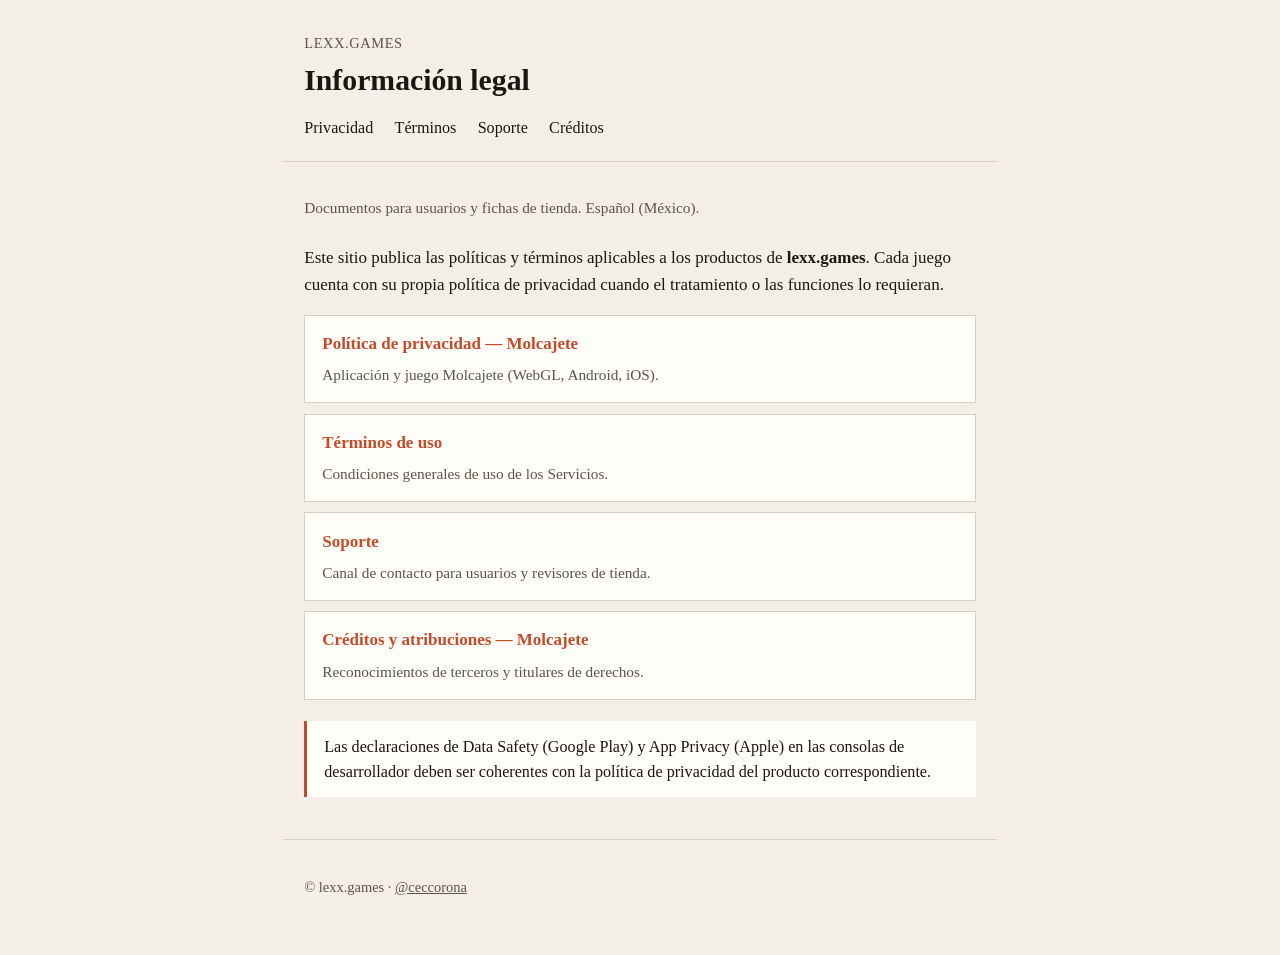
<file: index.html>
<!DOCTYPE html>
<html lang="es-MX">
<head>
  <meta charset="utf-8" />
  <meta name="viewport" content="width=device-width, initial-scale=1" />
  <title>lexx.games — Información legal</title>
  <link rel="stylesheet" href="assets/site.css" />
</head>
<body>
  <header>
    <a class="brand" href="index.html">lexx.games</a>
    <h1>Información legal</h1>
    <nav class="site" aria-label="Principal">
      <a href="privacy/">Privacidad</a>
      <a href="terms/">Términos</a>
      <a href="support/">Soporte</a>
      <a href="credits/molcajete.html">Créditos</a>
    </nav>
  </header>
  <main>
    <p class="meta">Documentos para usuarios y fichas de tienda. Español (México).</p>
    <p>
      Este sitio publica las políticas y términos aplicables a los productos de
      <strong>lexx.games</strong>. Cada juego cuenta con su propia política de privacidad cuando
      el tratamiento o las funciones lo requieran.
    </p>
    <ul class="card-list">
      <li>
        <a href="privacy/molcajete.html">Política de privacidad — Molcajete</a>
        <div class="meta" style="margin:0.35rem 0 0">Aplicación y juego Molcajete (WebGL, Android, iOS).</div>
      </li>
      <li>
        <a href="terms/">Términos de uso</a>
        <div class="meta" style="margin:0.35rem 0 0">Condiciones generales de uso de los Servicios.</div>
      </li>
      <li>
        <a href="support/">Soporte</a>
        <div class="meta" style="margin:0.35rem 0 0">Canal de contacto para usuarios y revisores de tienda.</div>
      </li>
      <li>
        <a href="credits/molcajete.html">Créditos y atribuciones — Molcajete</a>
        <div class="meta" style="margin:0.35rem 0 0">Reconocimientos de terceros y titulares de derechos.</div>
      </li>
    </ul>
    <p class="note">
      Las declaraciones de Data Safety (Google Play) y App Privacy (Apple) en las consolas de
      desarrollador deben ser coherentes con la política de privacidad del producto correspondiente.
    </p>
  </main>
  <footer>
    <p>© lexx.games · <a href="https://x.com/ceccorona">@ceccorona</a></p>
  </footer>
</body>
</html>
</file>
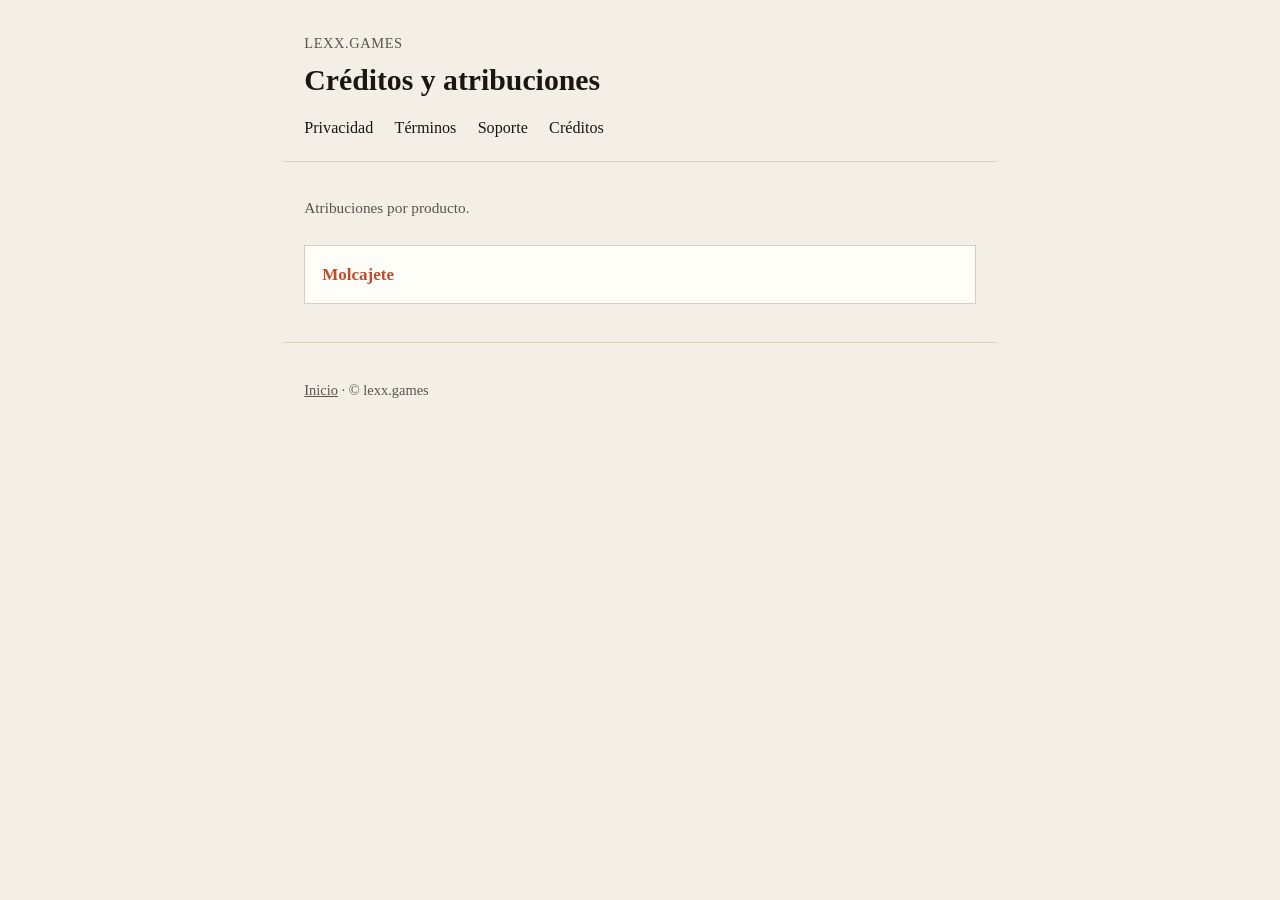
<file: credits/index.html>
<!DOCTYPE html>
<html lang="es-MX">
<head>
  <meta charset="utf-8" />
  <meta name="viewport" content="width=device-width, initial-scale=1" />
  <title>Créditos — lexx.games</title>
  <link rel="stylesheet" href="../assets/site.css" />
</head>
<body>
  <header>
    <a class="brand" href="../index.html">lexx.games</a>
    <h1>Créditos y atribuciones</h1>
    <nav class="site" aria-label="Principal">
      <a href="../privacy/">Privacidad</a>
      <a href="../terms/">Términos</a>
      <a href="../support/">Soporte</a>
      <a href="molcajete.html">Créditos</a>
    </nav>
  </header>
  <main>
    <p class="meta">Atribuciones por producto.</p>
    <ul class="card-list">
      <li><a href="molcajete.html">Molcajete</a></li>
    </ul>
  </main>
  <footer>
    <p><a href="../index.html">Inicio</a> · © lexx.games</p>
  </footer>
</body>
</html>
</file>
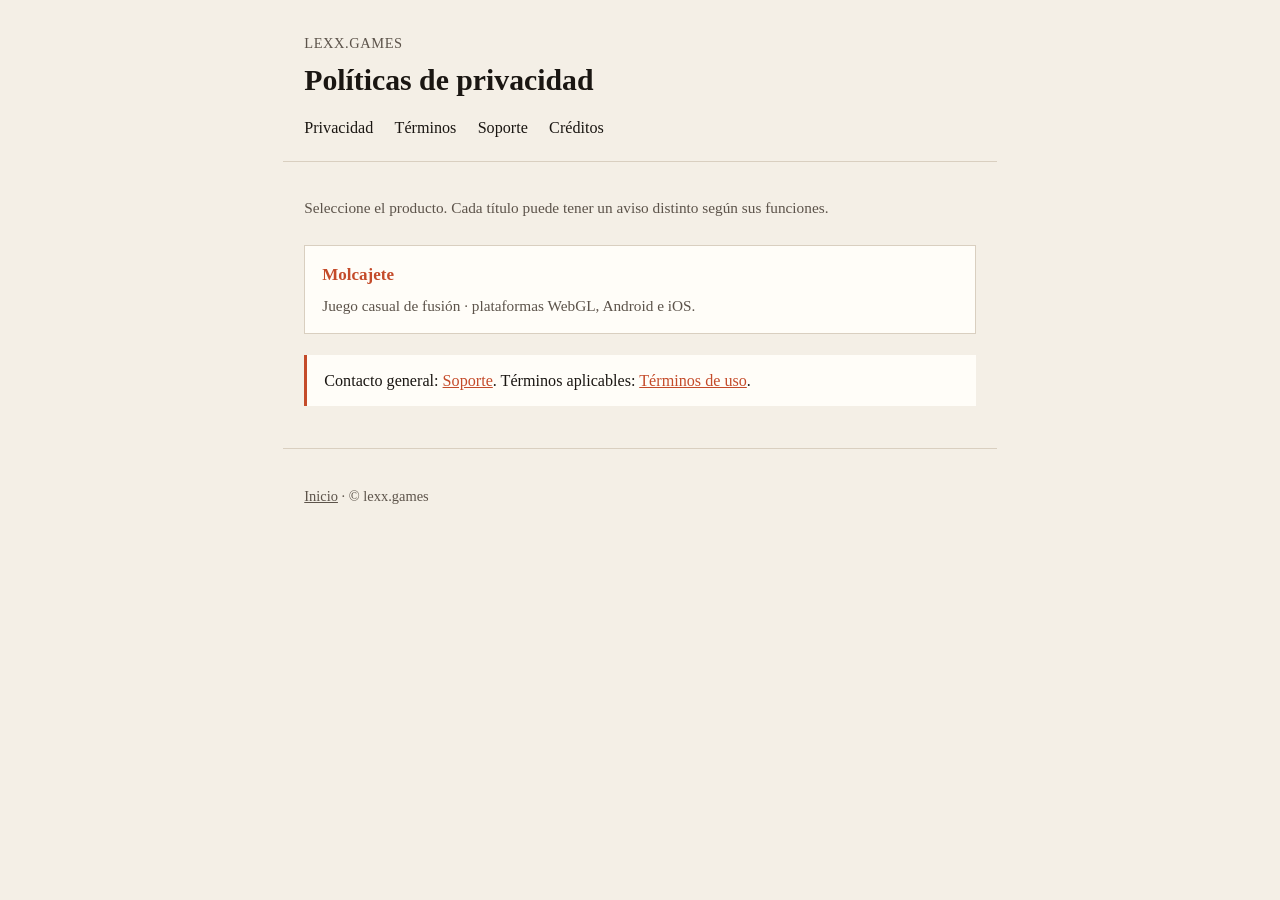
<file: privacy/index.html>
<!DOCTYPE html>
<html lang="es-MX">
<head>
  <meta charset="utf-8" />
  <meta name="viewport" content="width=device-width, initial-scale=1" />
  <title>Políticas de privacidad — lexx.games</title>
  <link rel="stylesheet" href="../assets/site.css" />
</head>
<body>
  <header>
    <a class="brand" href="../index.html">lexx.games</a>
    <h1>Políticas de privacidad</h1>
    <nav class="site" aria-label="Principal">
      <a href="../privacy/">Privacidad</a>
      <a href="../terms/">Términos</a>
      <a href="../support/">Soporte</a>
      <a href="../credits/molcajete.html">Créditos</a>
    </nav>
  </header>
  <main>
    <p class="meta">
      Seleccione el producto. Cada título puede tener un aviso distinto según sus funciones.
    </p>
    <ul class="card-list">
      <li>
        <a href="molcajete.html">Molcajete</a>
        <div class="meta" style="margin:0.35rem 0 0">
          Juego casual de fusión · plataformas WebGL, Android e iOS.
        </div>
      </li>
    </ul>
    <p class="note">
      Contacto general: <a href="../support/">Soporte</a>. Términos aplicables:
      <a href="../terms/">Términos de uso</a>.
    </p>
  </main>
  <footer>
    <p><a href="../index.html">Inicio</a> · © lexx.games</p>
  </footer>
</body>
</html>
</file>
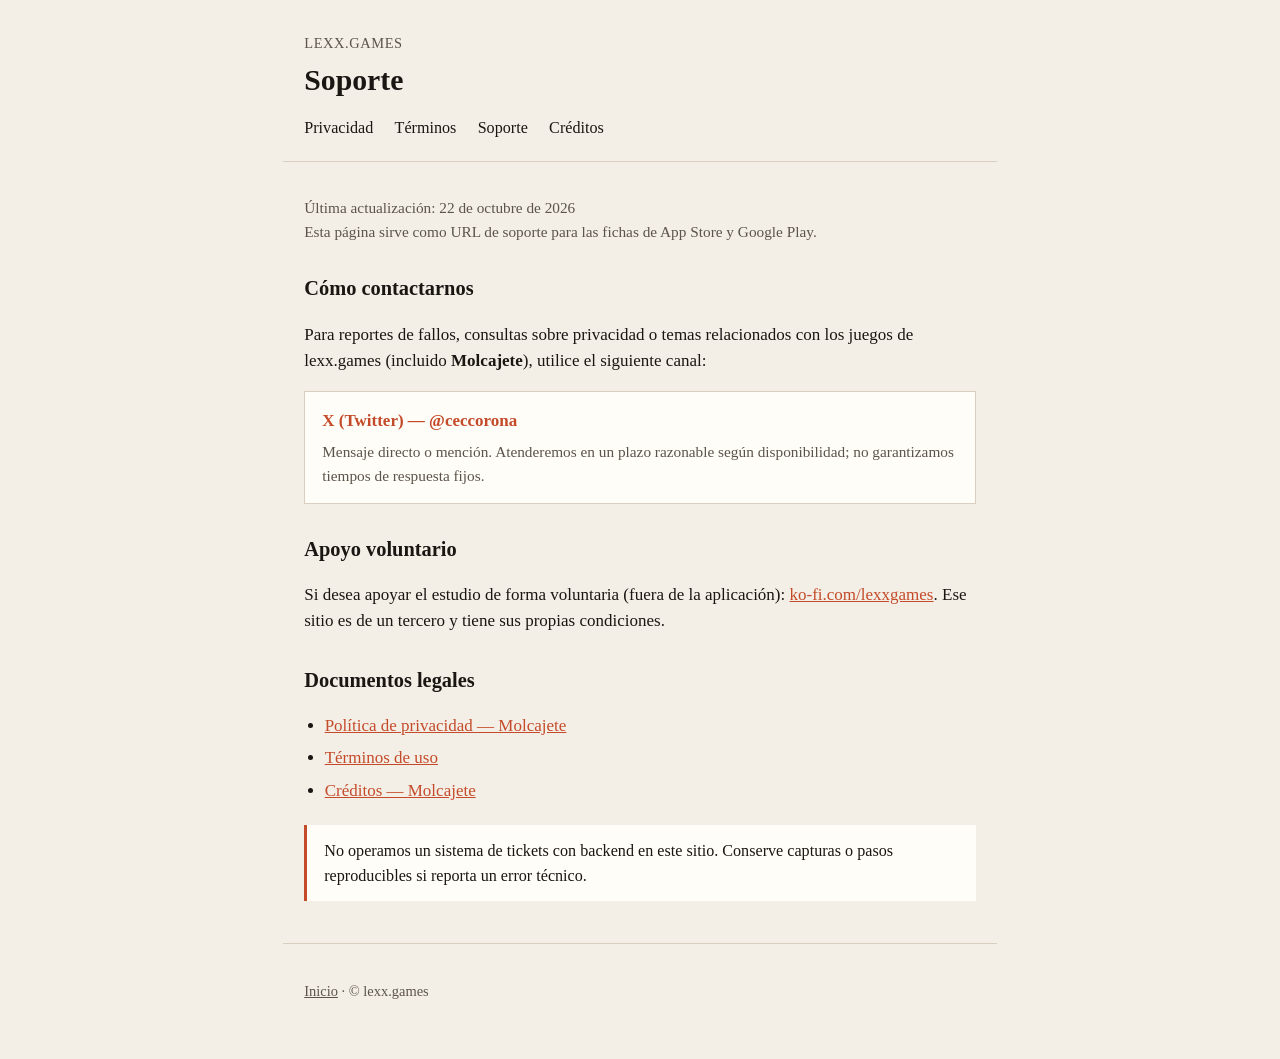
<file: support/index.html>
<!DOCTYPE html>
<html lang="es-MX">
<head>
  <meta charset="utf-8" />
  <meta name="viewport" content="width=device-width, initial-scale=1" />
  <title>Soporte — lexx.games</title>
  <link rel="stylesheet" href="../assets/site.css" />
</head>
<body>
  <header>
    <a class="brand" href="../index.html">lexx.games</a>
    <h1>Soporte</h1>
    <nav class="site" aria-label="Principal">
      <a href="../privacy/">Privacidad</a>
      <a href="../terms/">Términos</a>
      <a href="../support/">Soporte</a>
      <a href="../credits/molcajete.html">Créditos</a>
    </nav>
  </header>
  <main>
    <p class="meta">
      Última actualización: 22 de octubre de 2026<br />
      Esta página sirve como URL de soporte para las fichas de App Store y Google Play.
    </p>

    <h2>Cómo contactarnos</h2>
    <p>
      Para reportes de fallos, consultas sobre privacidad o temas relacionados con los juegos de
      lexx.games (incluido <strong>Molcajete</strong>), utilice el siguiente canal:
    </p>
    <ul class="card-list">
      <li>
        <a href="https://x.com/ceccorona">X (Twitter) — @ceccorona</a>
        <div class="meta" style="margin:0.35rem 0 0">
          Mensaje directo o mención. Atenderemos en un plazo razonable según disponibilidad;
          no garantizamos tiempos de respuesta fijos.
        </div>
      </li>
    </ul>

    <h2>Apoyo voluntario</h2>
    <p>
      Si desea apoyar el estudio de forma voluntaria (fuera de la aplicación):
      <a href="https://ko-fi.com/lexxgames">ko-fi.com/lexxgames</a>.
      Ese sitio es de un tercero y tiene sus propias condiciones.
    </p>

    <h2>Documentos legales</h2>
    <ul>
      <li><a href="../privacy/molcajete.html">Política de privacidad — Molcajete</a></li>
      <li><a href="../terms/">Términos de uso</a></li>
      <li><a href="../credits/molcajete.html">Créditos — Molcajete</a></li>
    </ul>

    <p class="note">
      No operamos un sistema de tickets con backend en este sitio. Conserve capturas o pasos
      reproducibles si reporta un error técnico.
    </p>
  </main>
  <footer>
    <p><a href="../index.html">Inicio</a> · © lexx.games</p>
  </footer>
</body>
</html>
</file>
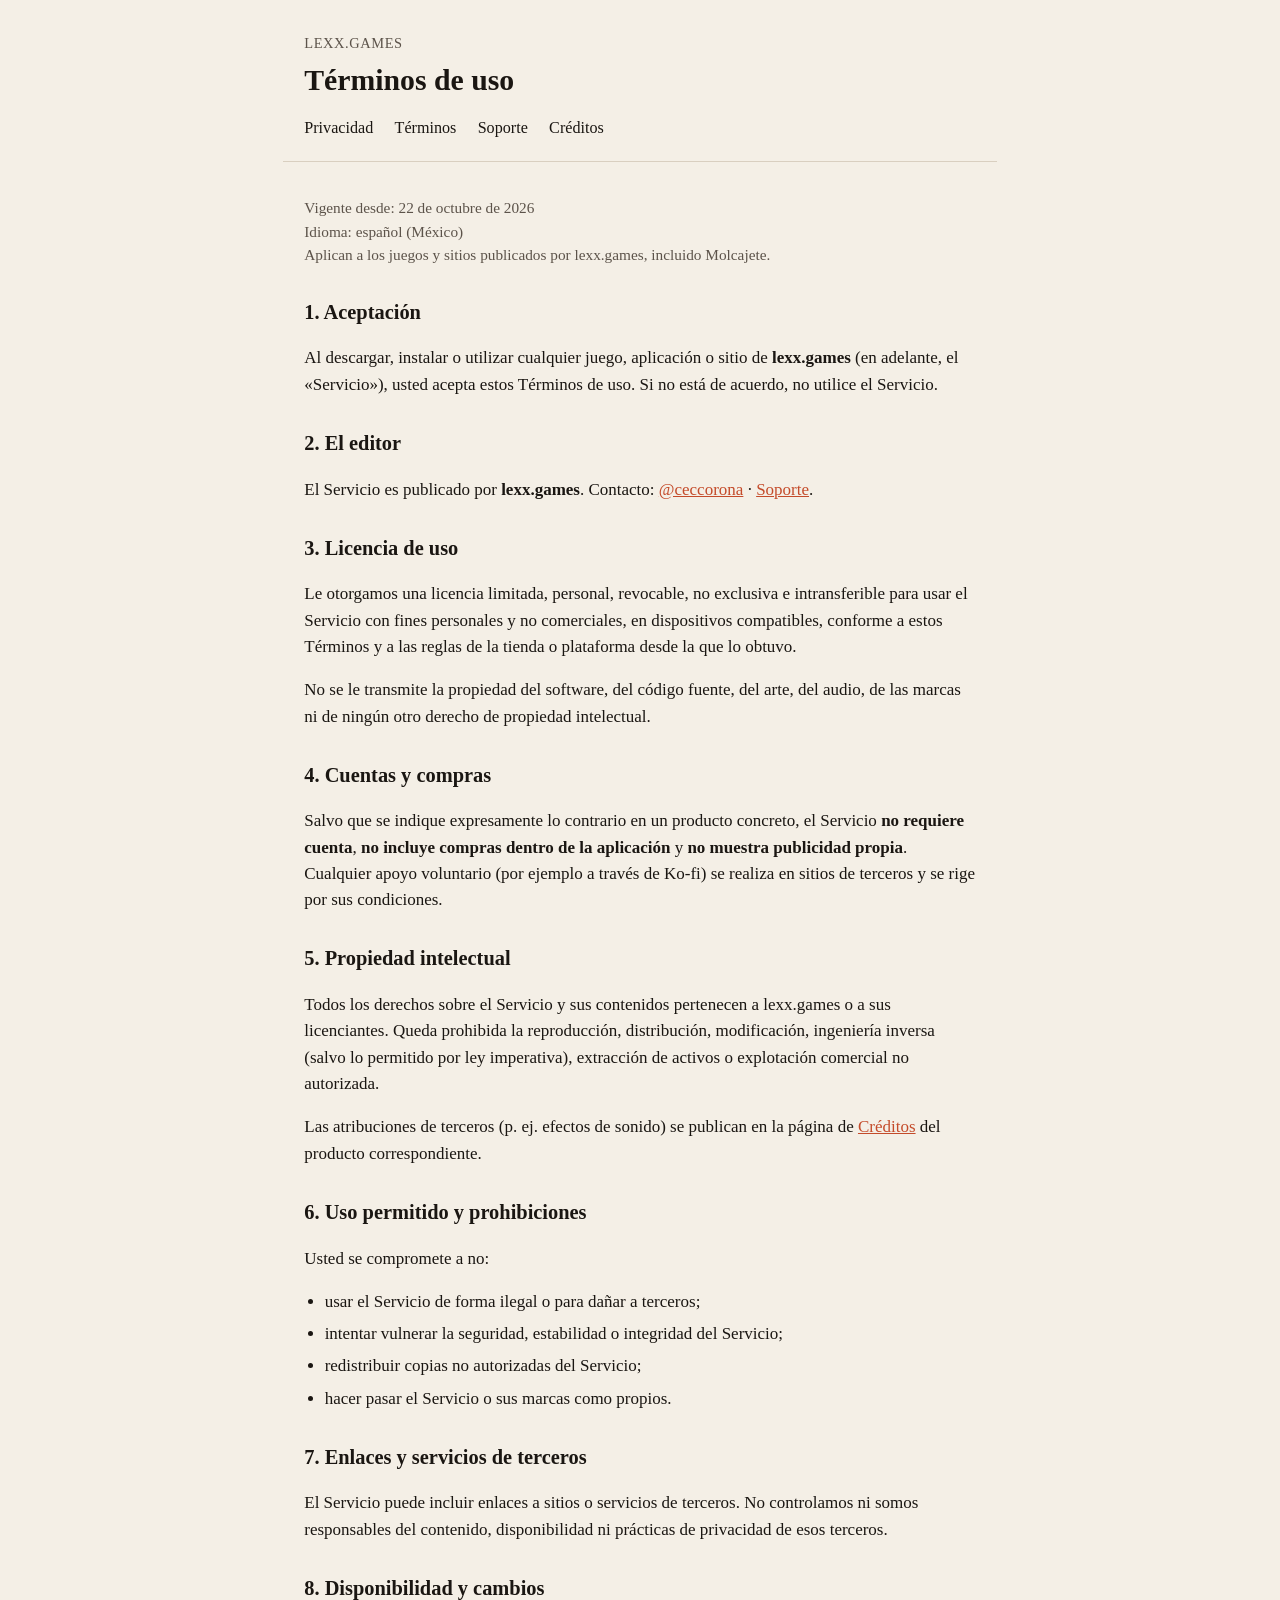
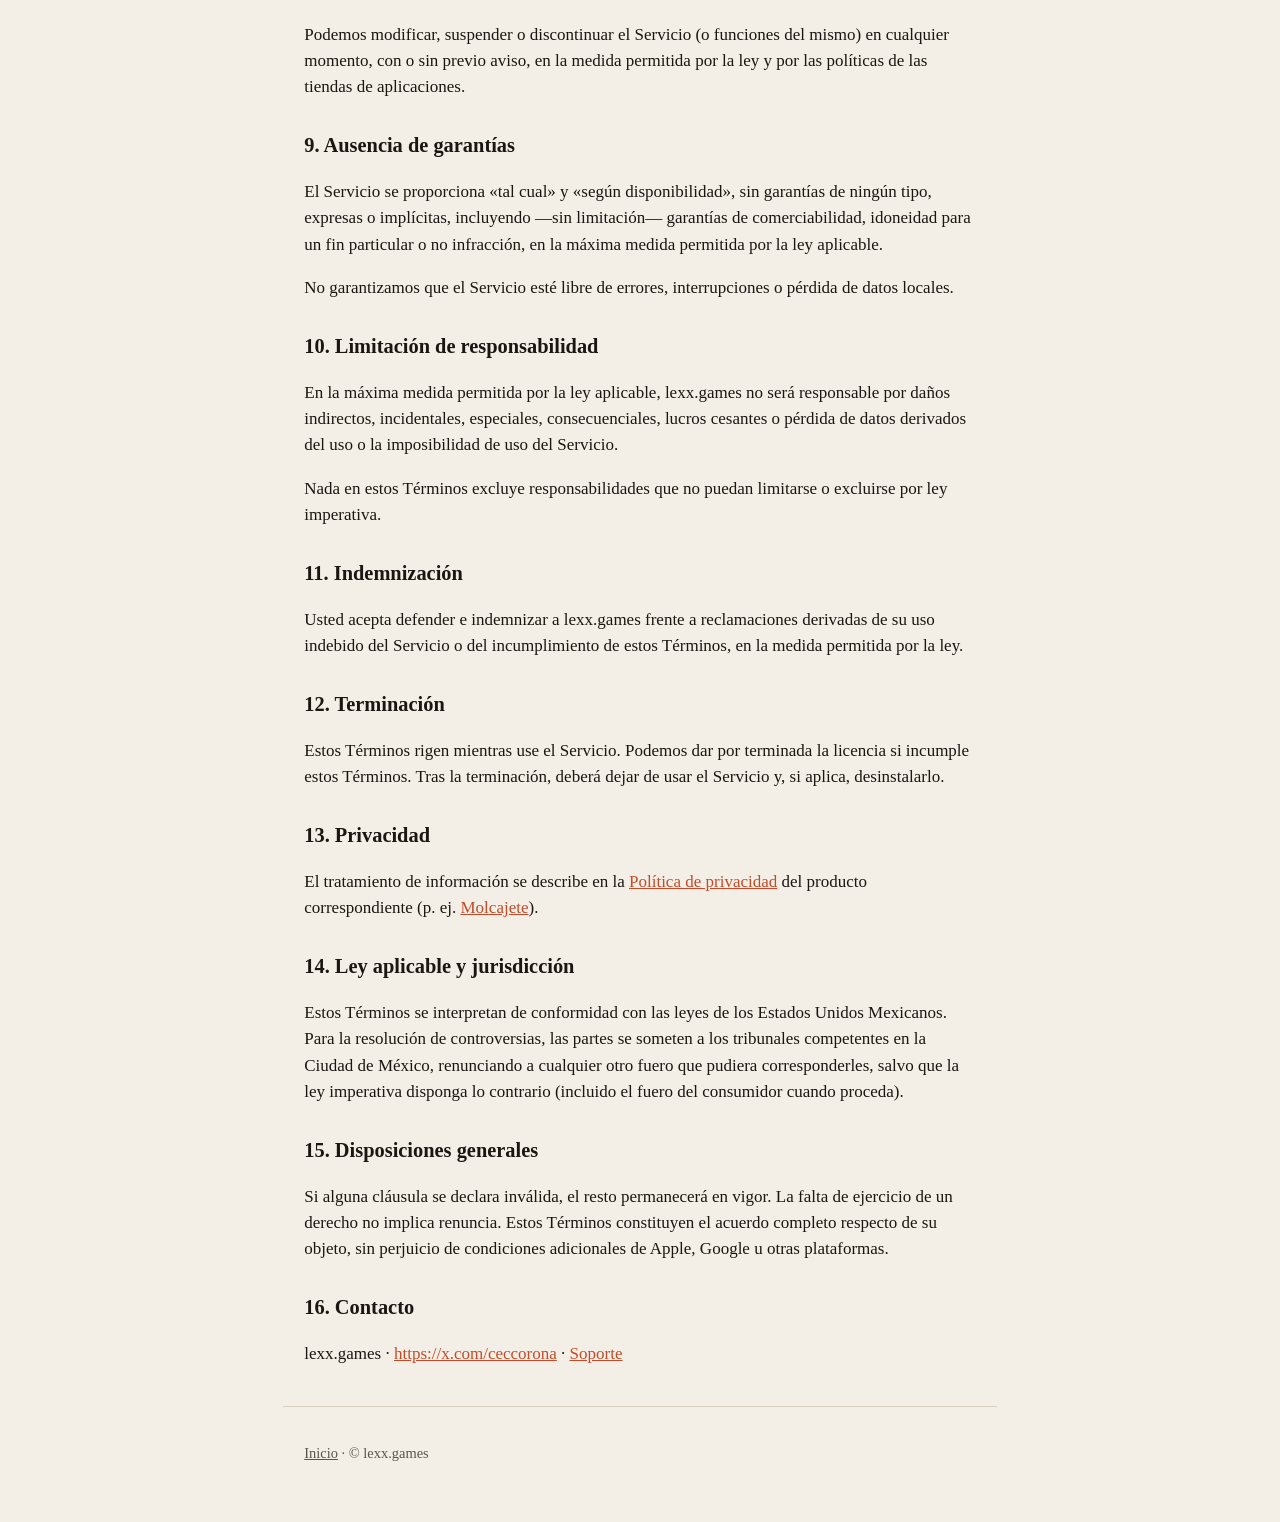
<file: terms/index.html>
<!DOCTYPE html>
<html lang="es-MX">
<head>
  <meta charset="utf-8" />
  <meta name="viewport" content="width=device-width, initial-scale=1" />
  <title>Términos de uso — lexx.games</title>
  <link rel="stylesheet" href="../assets/site.css" />
</head>
<body>
  <header>
    <a class="brand" href="../index.html">lexx.games</a>
    <h1>Términos de uso</h1>
    <nav class="site" aria-label="Principal">
      <a href="../privacy/">Privacidad</a>
      <a href="../terms/">Términos</a>
      <a href="../support/">Soporte</a>
      <a href="../credits/molcajete.html">Créditos</a>
    </nav>
  </header>
  <main>
    <p class="meta">
      Vigente desde: 22 de octubre de 2026<br />
      Idioma: español (México)<br />
      Aplican a los juegos y sitios publicados por lexx.games, incluido Molcajete.
    </p>

    <h2>1. Aceptación</h2>
    <p>
      Al descargar, instalar o utilizar cualquier juego, aplicación o sitio de
      <strong>lexx.games</strong> (en adelante, el «Servicio»), usted acepta estos Términos de uso.
      Si no está de acuerdo, no utilice el Servicio.
    </p>

    <h2>2. El editor</h2>
    <p>
      El Servicio es publicado por <strong>lexx.games</strong>. Contacto:
      <a href="https://x.com/ceccorona">@ceccorona</a> · <a href="../support/">Soporte</a>.
    </p>

    <h2>3. Licencia de uso</h2>
    <p>
      Le otorgamos una licencia limitada, personal, revocable, no exclusiva e intransferible para
      usar el Servicio con fines personales y no comerciales, en dispositivos compatibles, conforme
      a estos Términos y a las reglas de la tienda o plataforma desde la que lo obtuvo.
    </p>
    <p>
      No se le transmite la propiedad del software, del código fuente, del arte, del audio, de las
      marcas ni de ningún otro derecho de propiedad intelectual.
    </p>

    <h2>4. Cuentas y compras</h2>
    <p>
      Salvo que se indique expresamente lo contrario en un producto concreto, el Servicio
      <strong>no requiere cuenta</strong>, <strong>no incluye compras dentro de la aplicación</strong>
      y <strong>no muestra publicidad propia</strong>. Cualquier apoyo voluntario (por ejemplo a
      través de Ko-fi) se realiza en sitios de terceros y se rige por sus condiciones.
    </p>

    <h2>5. Propiedad intelectual</h2>
    <p>
      Todos los derechos sobre el Servicio y sus contenidos pertenecen a lexx.games o a sus
      licenciantes. Queda prohibida la reproducción, distribución, modificación, ingeniería inversa
      (salvo lo permitido por ley imperativa), extracción de activos o explotación comercial no
      autorizada.
    </p>
    <p>
      Las atribuciones de terceros (p. ej. efectos de sonido) se publican en la página de
      <a href="../credits/molcajete.html">Créditos</a> del producto correspondiente.
    </p>

    <h2>6. Uso permitido y prohibiciones</h2>
    <p>Usted se compromete a no:</p>
    <ul>
      <li>usar el Servicio de forma ilegal o para dañar a terceros;</li>
      <li>intentar vulnerar la seguridad, estabilidad o integridad del Servicio;</li>
      <li>redistribuir copias no autorizadas del Servicio;</li>
      <li>hacer pasar el Servicio o sus marcas como propios.</li>
    </ul>

    <h2>7. Enlaces y servicios de terceros</h2>
    <p>
      El Servicio puede incluir enlaces a sitios o servicios de terceros. No controlamos ni somos
      responsables del contenido, disponibilidad ni prácticas de privacidad de esos terceros.
    </p>

    <h2>8. Disponibilidad y cambios</h2>
    <p>
      Podemos modificar, suspender o discontinuar el Servicio (o funciones del mismo) en cualquier
      momento, con o sin previo aviso, en la medida permitida por la ley y por las políticas de las
      tiendas de aplicaciones.
    </p>

    <h2>9. Ausencia de garantías</h2>
    <p>
      El Servicio se proporciona «tal cual» y «según disponibilidad», sin garantías de ningún tipo,
      expresas o implícitas, incluyendo —sin limitación— garantías de comerciabilidad, idoneidad
      para un fin particular o no infracción, en la máxima medida permitida por la ley aplicable.
    </p>
    <p>
      No garantizamos que el Servicio esté libre de errores, interrupciones o pérdida de datos
      locales.
    </p>

    <h2>10. Limitación de responsabilidad</h2>
    <p>
      En la máxima medida permitida por la ley aplicable, lexx.games no será responsable por daños
      indirectos, incidentales, especiales, consecuenciales, lucros cesantes o pérdida de datos
      derivados del uso o la imposibilidad de uso del Servicio.
    </p>
    <p>
      Nada en estos Términos excluye responsabilidades que no puedan limitarse o excluirse por ley
      imperativa.
    </p>

    <h2>11. Indemnización</h2>
    <p>
      Usted acepta defender e indemnizar a lexx.games frente a reclamaciones derivadas de su uso
      indebido del Servicio o del incumplimiento de estos Términos, en la medida permitida por la ley.
    </p>

    <h2>12. Terminación</h2>
    <p>
      Estos Términos rigen mientras use el Servicio. Podemos dar por terminada la licencia si
      incumple estos Términos. Tras la terminación, deberá dejar de usar el Servicio y, si aplica,
      desinstalarlo.
    </p>

    <h2>13. Privacidad</h2>
    <p>
      El tratamiento de información se describe en la
      <a href="../privacy/">Política de privacidad</a> del producto correspondiente
      (p. ej. <a href="../privacy/molcajete.html">Molcajete</a>).
    </p>

    <h2>14. Ley aplicable y jurisdicción</h2>
    <p>
      Estos Términos se interpretan de conformidad con las leyes de los Estados Unidos Mexicanos.
      Para la resolución de controversias, las partes se someten a los tribunales competentes en la
      Ciudad de México, renunciando a cualquier otro fuero que pudiera corresponderles, salvo que
      la ley imperativa disponga lo contrario (incluido el fuero del consumidor cuando proceda).
    </p>

    <h2>15. Disposiciones generales</h2>
    <p>
      Si alguna cláusula se declara inválida, el resto permanecerá en vigor. La falta de ejercicio
      de un derecho no implica renuncia. Estos Términos constituyen el acuerdo completo respecto de
      su objeto, sin perjuicio de condiciones adicionales de Apple, Google u otras plataformas.
    </p>

    <h2>16. Contacto</h2>
    <p>
      lexx.games · <a href="https://x.com/ceccorona">https://x.com/ceccorona</a> ·
      <a href="../support/">Soporte</a>
    </p>
  </main>
  <footer>
    <p><a href="../index.html">Inicio</a> · © lexx.games</p>
  </footer>
</body>
</html>
</file>
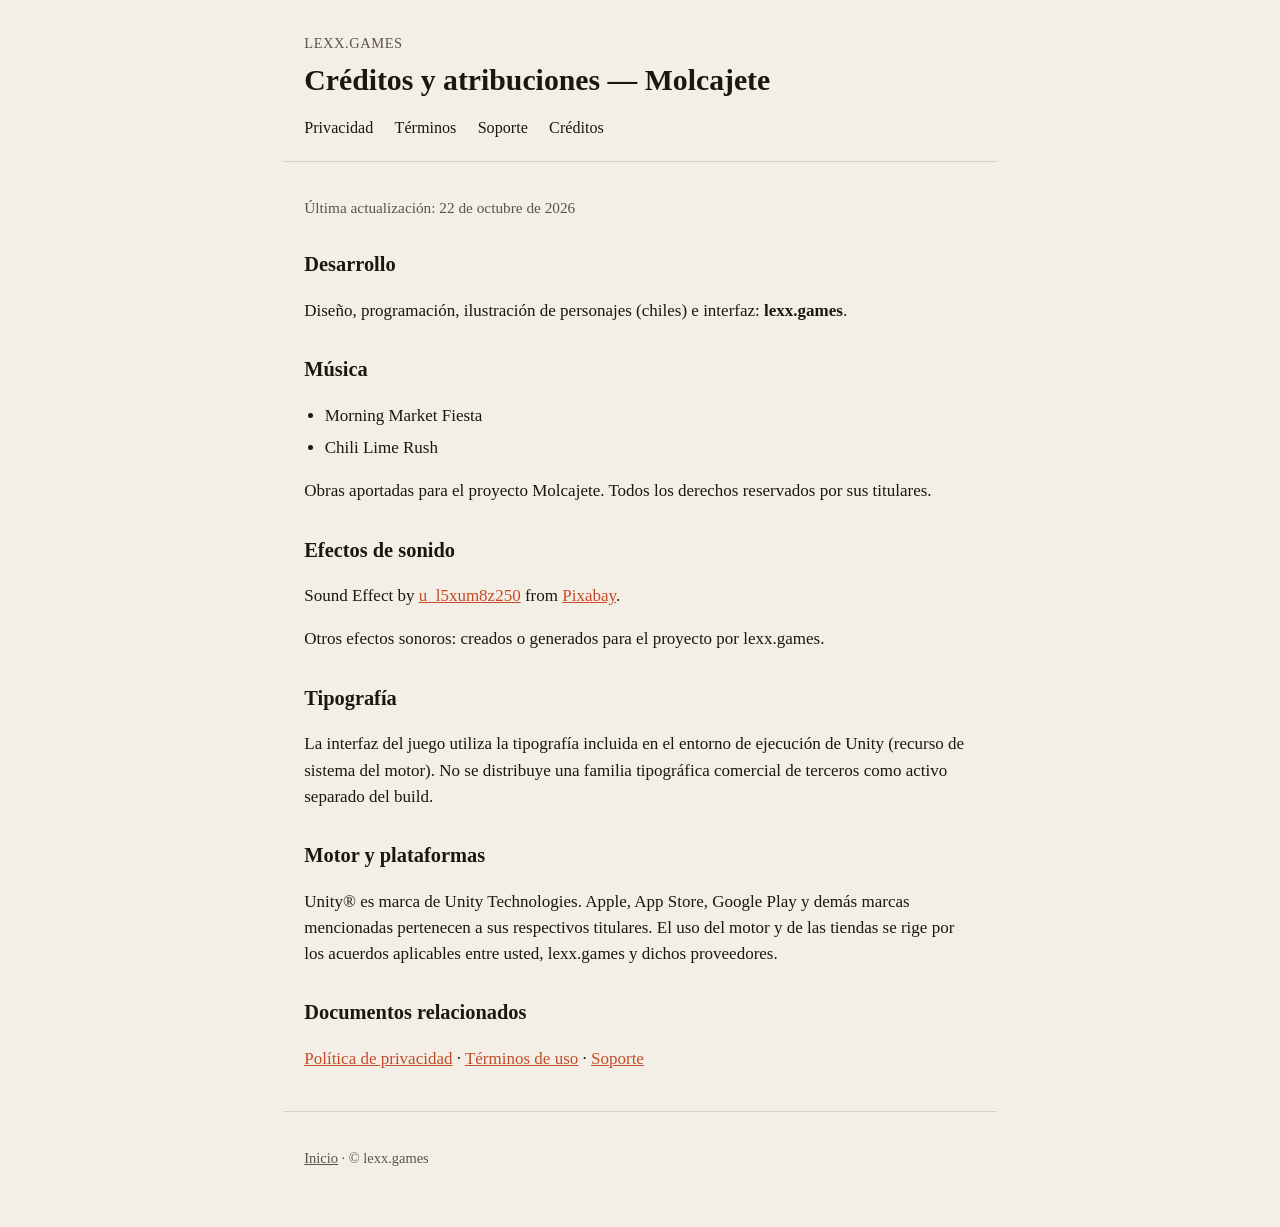
<file: credits/molcajete.html>
<!DOCTYPE html>
<html lang="es-MX">
<head>
  <meta charset="utf-8" />
  <meta name="viewport" content="width=device-width, initial-scale=1" />
  <title>Créditos y atribuciones — Molcajete</title>
  <link rel="stylesheet" href="../assets/site.css" />
</head>
<body>
  <header>
    <a class="brand" href="../index.html">lexx.games</a>
    <h1>Créditos y atribuciones — Molcajete</h1>
    <nav class="site" aria-label="Principal">
      <a href="../privacy/">Privacidad</a>
      <a href="../terms/">Términos</a>
      <a href="../support/">Soporte</a>
      <a href="../credits/molcajete.html">Créditos</a>
    </nav>
  </header>
  <main>
    <p class="meta">Última actualización: 22 de octubre de 2026</p>

    <h2>Desarrollo</h2>
    <p>
      Diseño, programación, ilustración de personajes (chiles) e interfaz:
      <strong>lexx.games</strong>.
    </p>

    <h2>Música</h2>
    <ul>
      <li>Morning Market Fiesta</li>
      <li>Chili Lime Rush</li>
    </ul>
    <p>Obras aportadas para el proyecto Molcajete. Todos los derechos reservados por sus titulares.</p>

    <h2>Efectos de sonido</h2>
    <p>
      Sound Effect by
      <a href="https://pixabay.com/es/users/u_l5xum8z250-49347593/?utm_source=link-attribution&amp;utm_medium=referral&amp;utm_campaign=music&amp;utm_content=313723">u_l5xum8z250</a>
      from
      <a href="https://pixabay.com/sound-effects/?utm_source=link-attribution&amp;utm_medium=referral&amp;utm_campaign=music&amp;utm_content=313723">Pixabay</a>.
    </p>
    <p>Otros efectos sonoros: creados o generados para el proyecto por lexx.games.</p>

    <h2>Tipografía</h2>
    <p>
      La interfaz del juego utiliza la tipografía incluida en el entorno de ejecución de Unity
      (recurso de sistema del motor). No se distribuye una familia tipográfica comercial de terceros
      como activo separado del build.
    </p>

    <h2>Motor y plataformas</h2>
    <p>
      Unity® es marca de Unity Technologies. Apple, App Store, Google Play y demás marcas
      mencionadas pertenecen a sus respectivos titulares. El uso del motor y de las tiendas se rige
      por los acuerdos aplicables entre usted, lexx.games y dichos proveedores.
    </p>

    <h2>Documentos relacionados</h2>
    <p>
      <a href="../privacy/molcajete.html">Política de privacidad</a> ·
      <a href="../terms/">Términos de uso</a> ·
      <a href="../support/">Soporte</a>
    </p>
  </main>
  <footer>
    <p><a href="../index.html">Inicio</a> · © lexx.games</p>
  </footer>
</body>
</html>
</file>
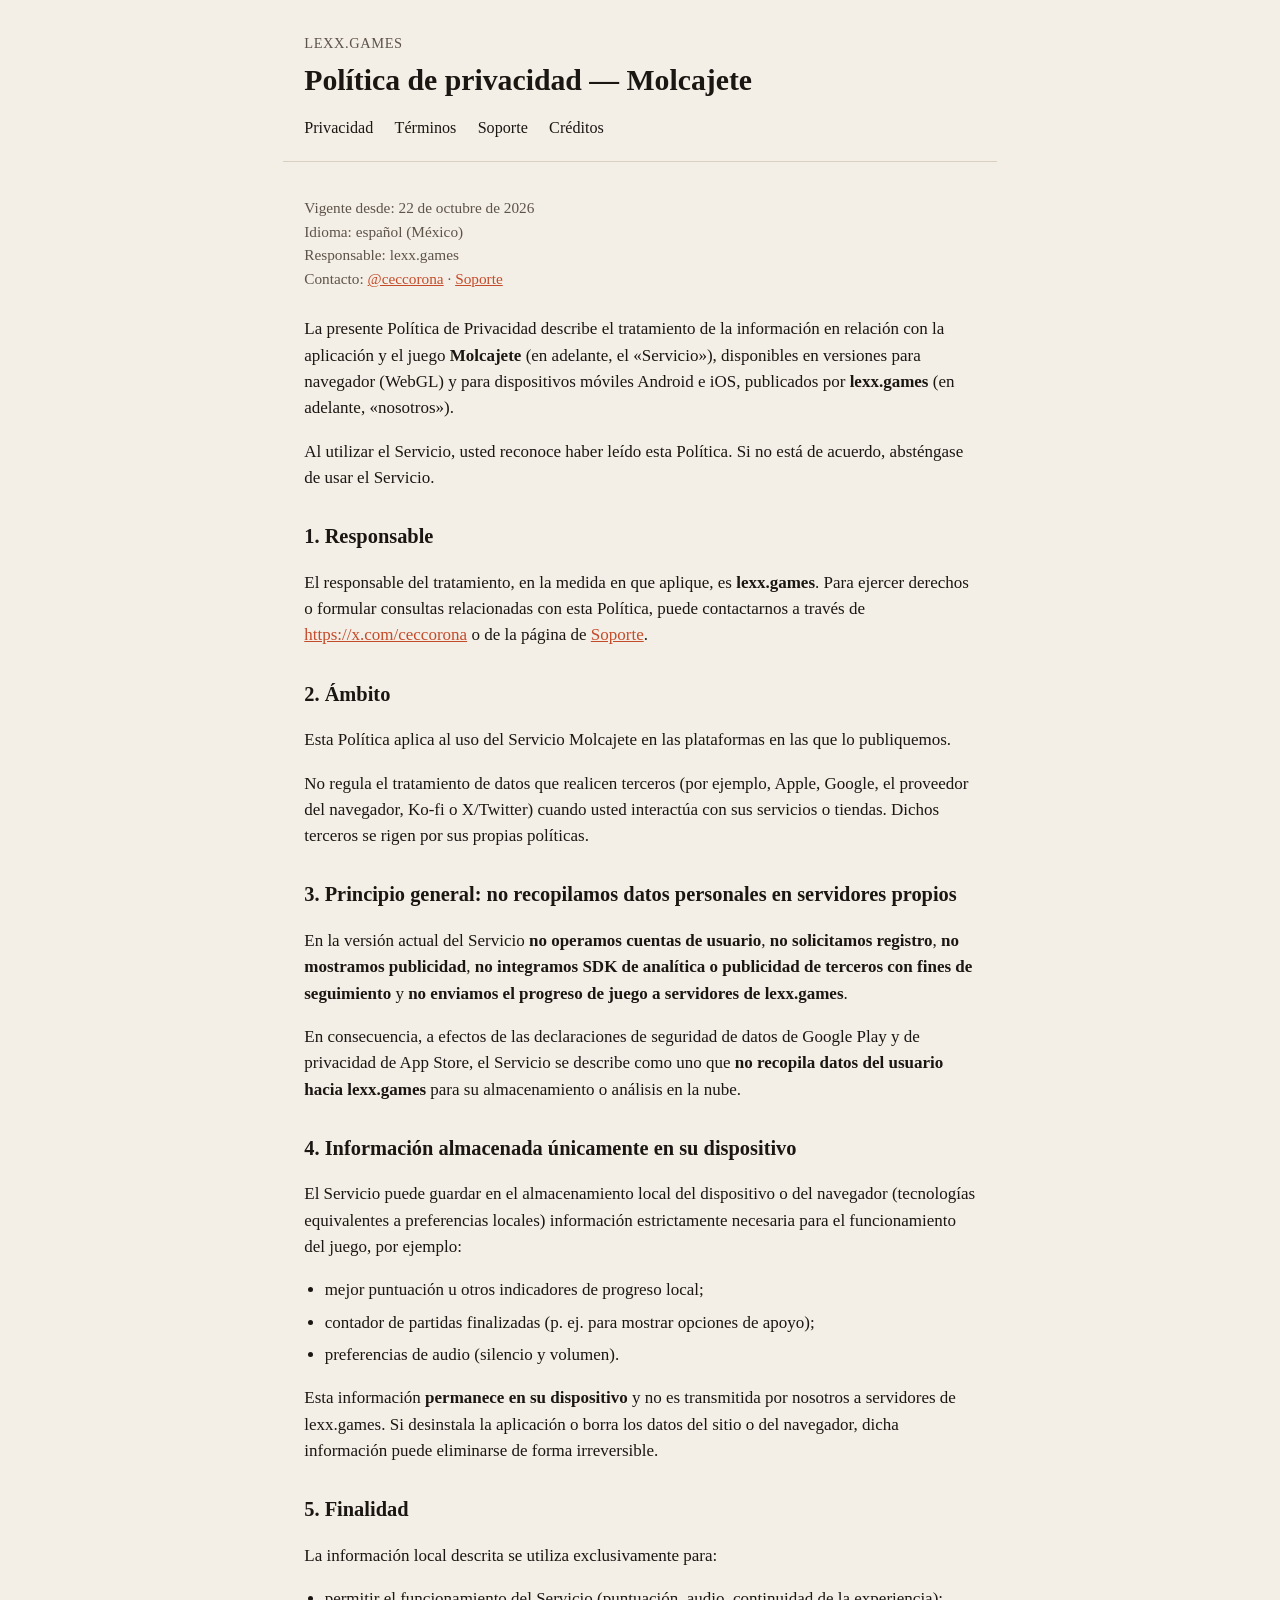
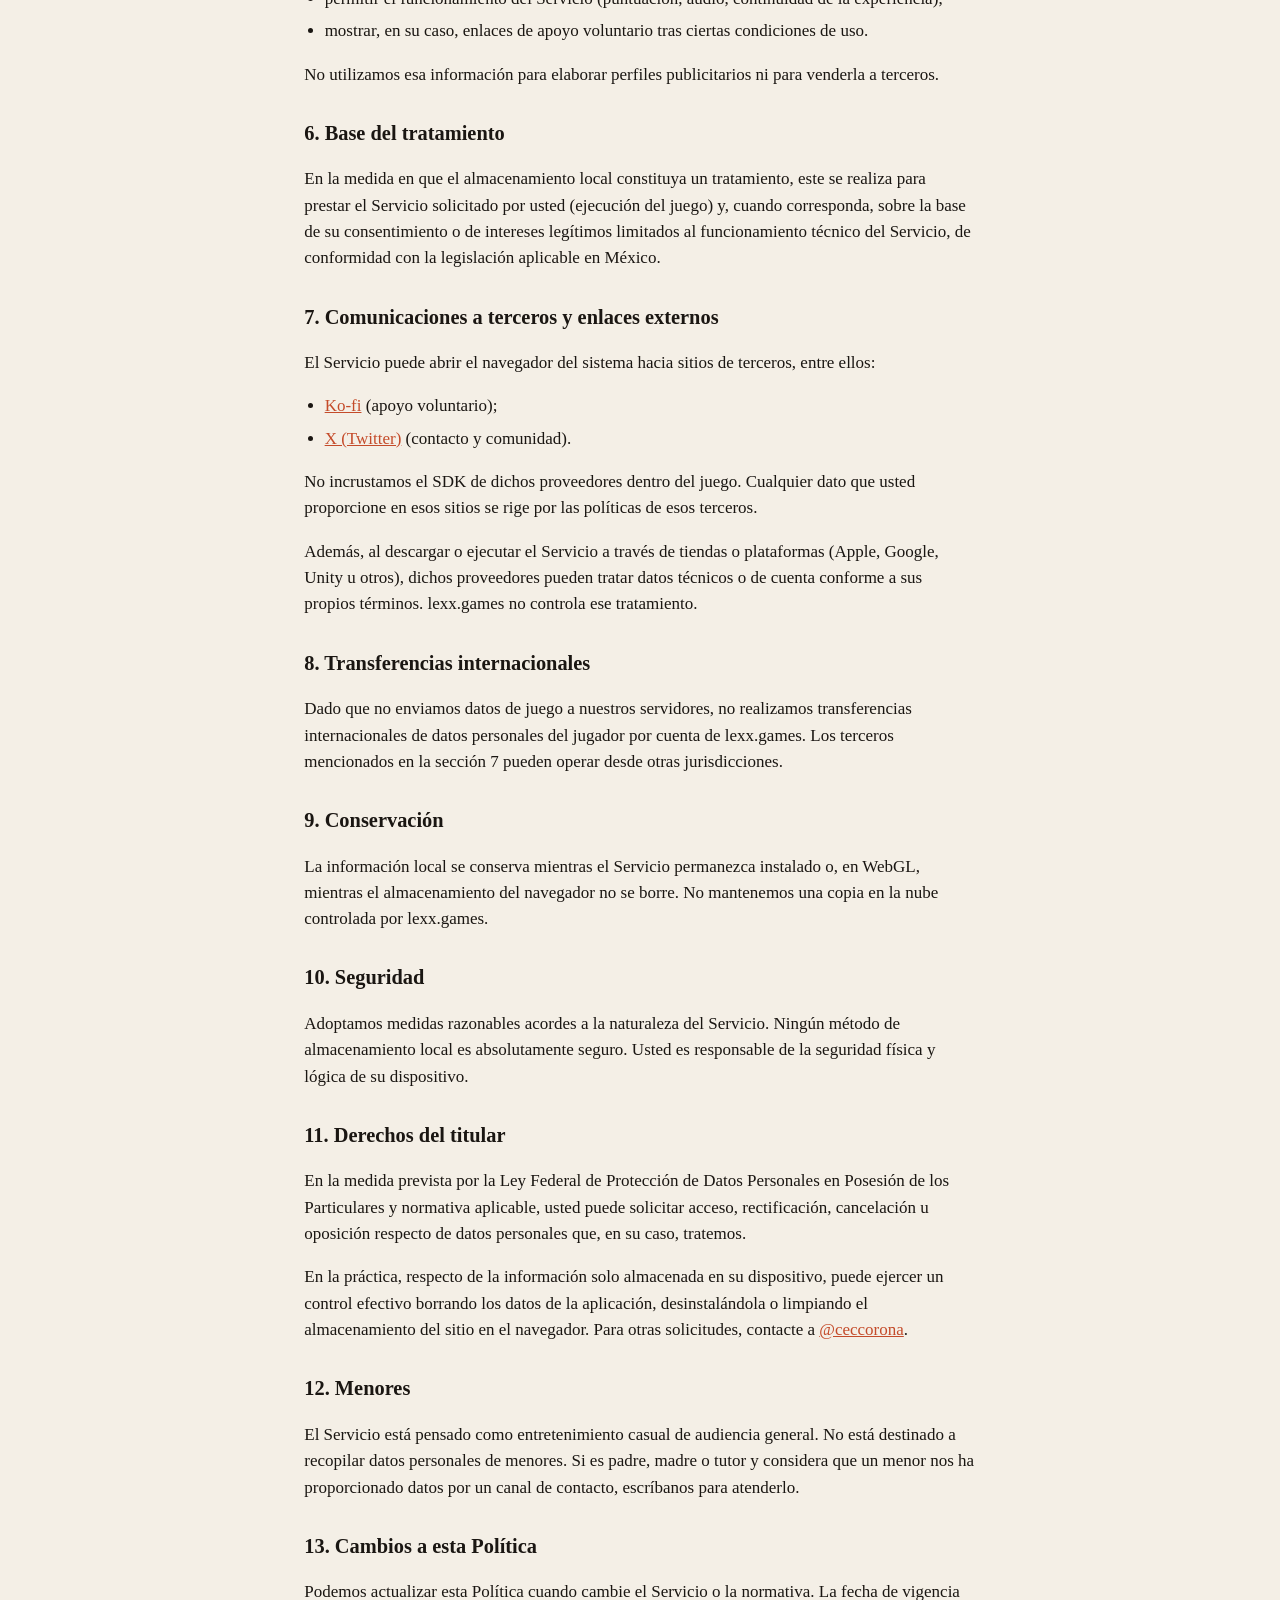
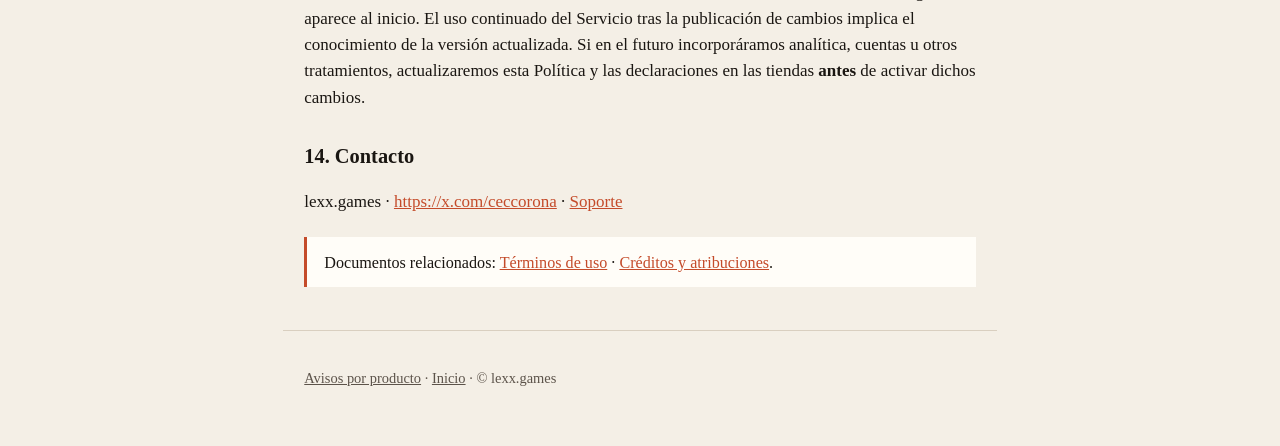
<file: privacy/molcajete.html>
<!DOCTYPE html>
<html lang="es-MX">
<head>
  <meta charset="utf-8" />
  <meta name="viewport" content="width=device-width, initial-scale=1" />
  <title>Política de privacidad — Molcajete</title>
  <link rel="stylesheet" href="../assets/site.css" />
</head>
<body>
  <header>
    <a class="brand" href="../index.html">lexx.games</a>
    <h1>Política de privacidad — Molcajete</h1>
    <nav class="site" aria-label="Principal">
      <a href="../privacy/">Privacidad</a>
      <a href="../terms/">Términos</a>
      <a href="../support/">Soporte</a>
      <a href="../credits/molcajete.html">Créditos</a>
    </nav>
  </header>
  <main>
    <p class="meta">
      Vigente desde: 22 de octubre de 2026<br />
      Idioma: español (México)<br />
      Responsable: lexx.games<br />
      Contacto: <a href="https://x.com/ceccorona">@ceccorona</a> · <a href="../support/">Soporte</a>
    </p>

    <p>
      La presente Política de Privacidad describe el tratamiento de la información en relación con
      la aplicación y el juego <strong>Molcajete</strong> (en adelante, el «Servicio»), disponibles
      en versiones para navegador (WebGL) y para dispositivos móviles Android e iOS, publicados por
      <strong>lexx.games</strong> (en adelante, «nosotros»).
    </p>
    <p>
      Al utilizar el Servicio, usted reconoce haber leído esta Política. Si no está de acuerdo,
      absténgase de usar el Servicio.
    </p>

    <h2>1. Responsable</h2>
    <p>
      El responsable del tratamiento, en la medida en que aplique, es <strong>lexx.games</strong>.
      Para ejercer derechos o formular consultas relacionadas con esta Política, puede contactarnos
      a través de <a href="https://x.com/ceccorona">https://x.com/ceccorona</a> o de la página de
      <a href="../support/">Soporte</a>.
    </p>

    <h2>2. Ámbito</h2>
    <p>Esta Política aplica al uso del Servicio Molcajete en las plataformas en las que lo publiquemos.</p>
    <p>
      No regula el tratamiento de datos que realicen terceros (por ejemplo, Apple, Google, el
      proveedor del navegador, Ko-fi o X/Twitter) cuando usted interactúa con sus servicios o tiendas.
      Dichos terceros se rigen por sus propias políticas.
    </p>

    <h2>3. Principio general: no recopilamos datos personales en servidores propios</h2>
    <p>
      En la versión actual del Servicio <strong>no operamos cuentas de usuario</strong>,
      <strong>no solicitamos registro</strong>, <strong>no mostramos publicidad</strong>,
      <strong>no integramos SDK de analítica o publicidad de terceros con fines de seguimiento</strong>
      y <strong>no enviamos el progreso de juego a servidores de lexx.games</strong>.
    </p>
    <p>
      En consecuencia, a efectos de las declaraciones de seguridad de datos de Google Play y de
      privacidad de App Store, el Servicio se describe como uno que
      <strong>no recopila datos del usuario hacia lexx.games</strong> para su almacenamiento o
      análisis en la nube.
    </p>

    <h2>4. Información almacenada únicamente en su dispositivo</h2>
    <p>
      El Servicio puede guardar en el almacenamiento local del dispositivo o del navegador
      (tecnologías equivalentes a preferencias locales) información estrictamente necesaria para
      el funcionamiento del juego, por ejemplo:
    </p>
    <ul>
      <li>mejor puntuación u otros indicadores de progreso local;</li>
      <li>contador de partidas finalizadas (p. ej. para mostrar opciones de apoyo);</li>
      <li>preferencias de audio (silencio y volumen).</li>
    </ul>
    <p>
      Esta información <strong>permanece en su dispositivo</strong> y no es transmitida por nosotros
      a servidores de lexx.games. Si desinstala la aplicación o borra los datos del sitio o del
      navegador, dicha información puede eliminarse de forma irreversible.
    </p>

    <h2>5. Finalidad</h2>
    <p>La información local descrita se utiliza exclusivamente para:</p>
    <ul>
      <li>permitir el funcionamiento del Servicio (puntuación, audio, continuidad de la experiencia);</li>
      <li>mostrar, en su caso, enlaces de apoyo voluntario tras ciertas condiciones de uso.</li>
    </ul>
    <p>No utilizamos esa información para elaborar perfiles publicitarios ni para venderla a terceros.</p>

    <h2>6. Base del tratamiento</h2>
    <p>
      En la medida en que el almacenamiento local constituya un tratamiento, este se realiza para
      prestar el Servicio solicitado por usted (ejecución del juego) y, cuando corresponda, sobre la
      base de su consentimiento o de intereses legítimos limitados al funcionamiento técnico del
      Servicio, de conformidad con la legislación aplicable en México.
    </p>

    <h2>7. Comunicaciones a terceros y enlaces externos</h2>
    <p>
      El Servicio puede abrir el navegador del sistema hacia sitios de terceros, entre ellos:
    </p>
    <ul>
      <li><a href="https://ko-fi.com/lexxgames">Ko-fi</a> (apoyo voluntario);</li>
      <li><a href="https://x.com/ceccorona">X (Twitter)</a> (contacto y comunidad).</li>
    </ul>
    <p>
      No incrustamos el SDK de dichos proveedores dentro del juego. Cualquier dato que usted
      proporcione en esos sitios se rige por las políticas de esos terceros.
    </p>
    <p>
      Además, al descargar o ejecutar el Servicio a través de tiendas o plataformas (Apple, Google,
      Unity u otros), dichos proveedores pueden tratar datos técnicos o de cuenta conforme a sus
      propios términos. lexx.games no controla ese tratamiento.
    </p>

    <h2>8. Transferencias internacionales</h2>
    <p>
      Dado que no enviamos datos de juego a nuestros servidores, no realizamos transferencias
      internacionales de datos personales del jugador por cuenta de lexx.games. Los terceros
      mencionados en la sección 7 pueden operar desde otras jurisdicciones.
    </p>

    <h2>9. Conservación</h2>
    <p>
      La información local se conserva mientras el Servicio permanezca instalado o, en WebGL,
      mientras el almacenamiento del navegador no se borre. No mantenemos una copia en la nube
      controlada por lexx.games.
    </p>

    <h2>10. Seguridad</h2>
    <p>
      Adoptamos medidas razonables acordes a la naturaleza del Servicio. Ningún método de
      almacenamiento local es absolutamente seguro. Usted es responsable de la seguridad física
      y lógica de su dispositivo.
    </p>

    <h2>11. Derechos del titular</h2>
    <p>
      En la medida prevista por la Ley Federal de Protección de Datos Personales en Posesión de
      los Particulares y normativa aplicable, usted puede solicitar acceso, rectificación,
      cancelación u oposición respecto de datos personales que, en su caso, tratemos.
    </p>
    <p>
      En la práctica, respecto de la información solo almacenada en su dispositivo, puede ejercer
      un control efectivo borrando los datos de la aplicación, desinstalándola o limpiando el
      almacenamiento del sitio en el navegador. Para otras solicitudes, contacte a
      <a href="https://x.com/ceccorona">@ceccorona</a>.
    </p>

    <h2>12. Menores</h2>
    <p>
      El Servicio está pensado como entretenimiento casual de audiencia general. No está destinado
      a recopilar datos personales de menores. Si es padre, madre o tutor y considera que un menor
      nos ha proporcionado datos por un canal de contacto, escríbanos para atenderlo.
    </p>

    <h2>13. Cambios a esta Política</h2>
    <p>
      Podemos actualizar esta Política cuando cambie el Servicio o la normativa. La fecha de
      vigencia aparece al inicio. El uso continuado del Servicio tras la publicación de cambios
      implica el conocimiento de la versión actualizada. Si en el futuro incorporáramos analítica,
      cuentas u otros tratamientos, actualizaremos esta Política y las declaraciones en las tiendas
      <strong>antes</strong> de activar dichos cambios.
    </p>

    <h2>14. Contacto</h2>
    <p>
      lexx.games · <a href="https://x.com/ceccorona">https://x.com/ceccorona</a> ·
      <a href="../support/">Soporte</a>
    </p>
    <p class="note">
      Documentos relacionados:
      <a href="../terms/">Términos de uso</a> ·
      <a href="../credits/molcajete.html">Créditos y atribuciones</a>.
    </p>
  </main>
  <footer>
    <p><a href="index.html">Avisos por producto</a> · <a href="../index.html">Inicio</a> · © lexx.games</p>
  </footer>
</body>
</html>
</file>
<file: assets/site.css>
:root {
  --bg: #f4efe6;
  --ink: #1a1612;
  --muted: #5c534a;
  --accent: #c44b2a;
  --card: #fffdf8;
  --line: #d9cfc0;
  --max: 42rem;
}

* { box-sizing: border-box; }
html { font-size: 17px; }
body {
  margin: 0;
  font-family: "Iowan Old Style", "Palatino Linotype", Palatino, Georgia, serif;
  background: var(--bg);
  color: var(--ink);
  line-height: 1.55;
  min-height: 100vh;
}
a { color: var(--accent); }
a:hover { text-decoration-thickness: 2px; }
header, main, footer {
  max-width: var(--max);
  margin: 0 auto;
  padding: 1.25rem 1.25rem;
}
header {
  border-bottom: 1px solid var(--line);
  padding-top: 1.75rem;
}
header .brand {
  font-size: 0.85rem;
  letter-spacing: 0.04em;
  text-transform: uppercase;
  color: var(--muted);
  text-decoration: none;
}
header h1 {
  margin: 0.35rem 0 0;
  font-size: 1.75rem;
  font-weight: 700;
  line-height: 1.2;
}
nav.site {
  display: flex;
  flex-wrap: wrap;
  gap: 0.75rem 1.25rem;
  margin-top: 1rem;
  font-size: 0.95rem;
}
nav.site a { text-decoration: none; color: var(--ink); }
nav.site a:hover { color: var(--accent); }
.meta {
  color: var(--muted);
  font-size: 0.9rem;
  margin: 0.75rem 0 1.5rem;
}
main h2 {
  font-size: 1.2rem;
  margin: 1.75rem 0 0.5rem;
}
main ul { padding-left: 1.2rem; }
main li { margin: 0.35rem 0; }
main table {
  width: 100%;
  border-collapse: collapse;
  font-size: 0.92rem;
  background: var(--card);
  border: 1px solid var(--line);
}
main th, main td {
  text-align: left;
  padding: 0.5rem 0.65rem;
  border-bottom: 1px solid var(--line);
  vertical-align: top;
}
main th { background: #ebe3d6; }
.card-list {
  list-style: none;
  padding: 0;
  margin: 1rem 0;
}
.card-list li {
  background: var(--card);
  border: 1px solid var(--line);
  padding: 0.9rem 1rem;
  margin: 0.6rem 0;
}
.card-list a { font-weight: 700; text-decoration: none; }
.note {
  background: var(--card);
  border-left: 3px solid var(--accent);
  padding: 0.75rem 1rem;
  margin: 1.25rem 0;
  font-size: 0.95rem;
}
footer {
  border-top: 1px solid var(--line);
  color: var(--muted);
  font-size: 0.85rem;
  padding-bottom: 2.5rem;
}
footer a { color: var(--muted); }
</file>
